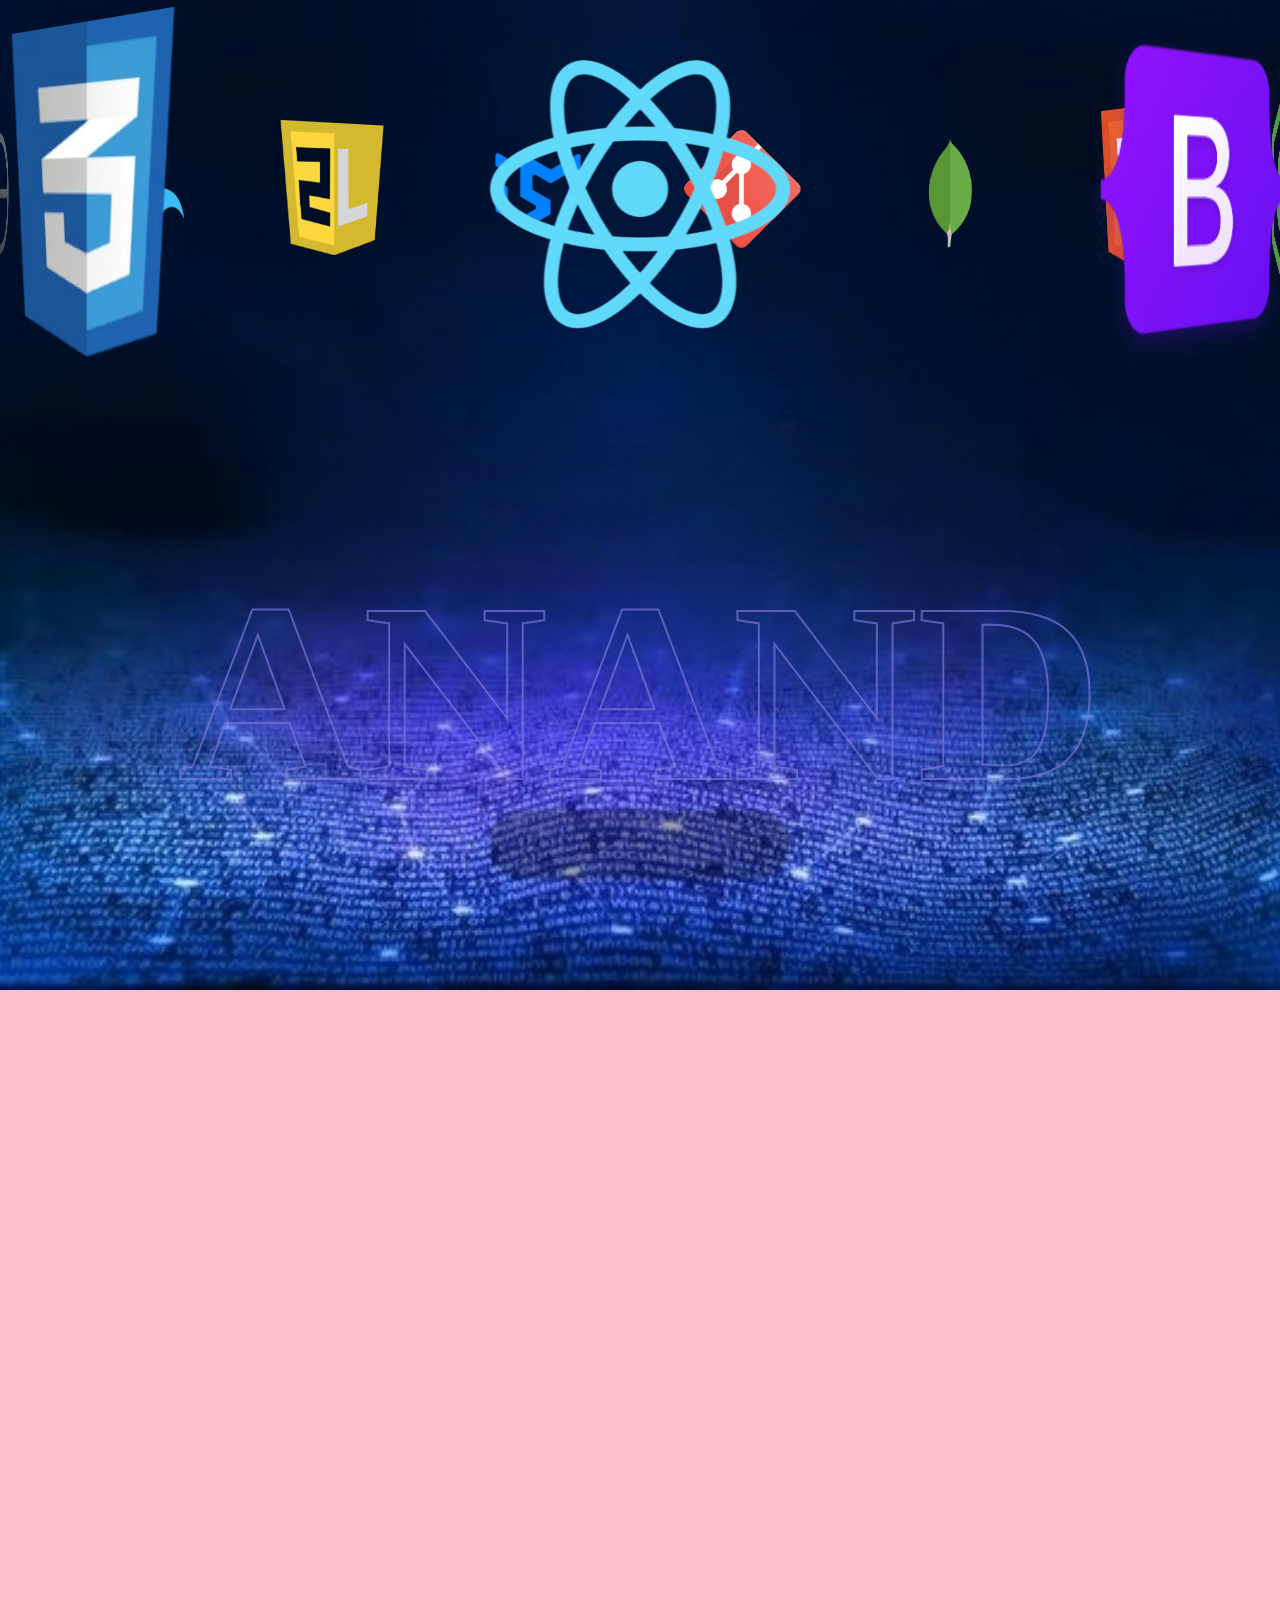
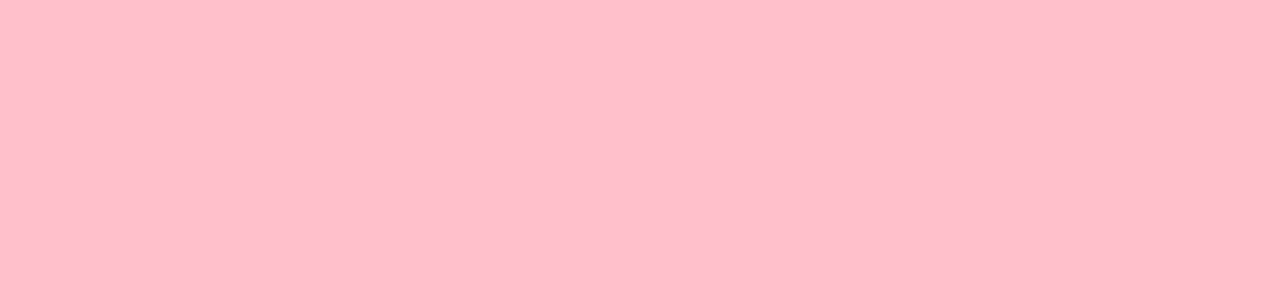
<file: 3d-home/index.html>
<!DOCTYPE html>
<html lang="en">

<head>
    <meta charset="UTF-8">
    <meta name="viewport" content="width=device-width, initial-scale=1.0">
    <title>Document</title>
    <link rel="stylesheet" href="https://cdnjs.cloudflare.com/ajax/libs/font-awesome/6.6.0/css/all.min.css"
        integrity="sha512-Kc323vGBEqzTmouAECnVceyQqyqdsSiqLQISBL29aUW4U/M7pSPA/gEUZQqv1cwx4OnYxTxve5UMg5GT6L4JJg=="
        crossorigin="anonymous" referrerpolicy="no-referrer" />
        <script src="script" defer></script>
    <style>
        * {
            margin: 0;
            padding: 0;
            box-sizing: border-box;
        }

      
        body::before {
            /* position: absolute;
            width: min(1400px, 90vw);
            top: 10%;
            left: 50%;
            height: 90%;
            transform: translateX(-50%);
            content: '';
           
            background-size: 100%;
            background-repeat: no-repeat;
            background-position: top center;
            pointer-events: none; */
        }
    </style>
    <link rel="stylesheet" href="style.css">
</head>

<body>
<div class="cursor"></div>
    <div class="banner">
        <div class="slider" style="--quantity: 11">
            <div class="item" style="--position: 1"><img src="images/react-icon.png" alt=""></div>
            <div class="item" style="--position: 2"><img src="images/bootstrap-icon.png" alt=""></div>
            <div class="item" style="--position: 3"><img src="images/node-icon.png" alt=""></div>
            <div class="item" style="--position: 4"><img src="images/html-icon.webp" alt=""></div>
            <div class="item" style="--position: 5"><img src="images/mongodb-icon.svg" alt=""></div>
            <div class="item" style="--position: 6"><img src="images/git-icon.webp" alt=""></div>
            <div class="item" style="--position: 7"><img src="images/mui-icon.png" alt=""></div>
            <div class="item" style="--position: 8"><img src="images/javascript-icon.png" alt=""></div>
            <div class="item" style="--position: 9"><img src="images/tailwind-icon.png" alt=""></div>
            <div class="item" style="--position: 10"><img src="images/express-js-icon.png" alt=""></div>
            <div class="item" style="--position: 11"><img src="images/css-icon.webp" alt=""></div>
        </div>
        <div class="content ">
            <h1 data-content="ANAND">
                ANAND
            </h1>

            <!-- <div class="model"></div> -->
        </div>
        <div class="navigation">
            <div class="blur-background"></div>
            <div class="links">
                <i class="fa-solid fa-house"></i>
                <i class="fa-solid fa-graduation-cap"></i>
                <i class="fa-solid fa-chevron-down"></i>
                <i class="fa-solid fa-screwdriver-wrench"></i>
                <i class="fa-solid fa-share-nodes"></i>
            </div>
        </div>
        
    </div>


    <div class="next-home">

    </div>

</body>

</html>
</file>
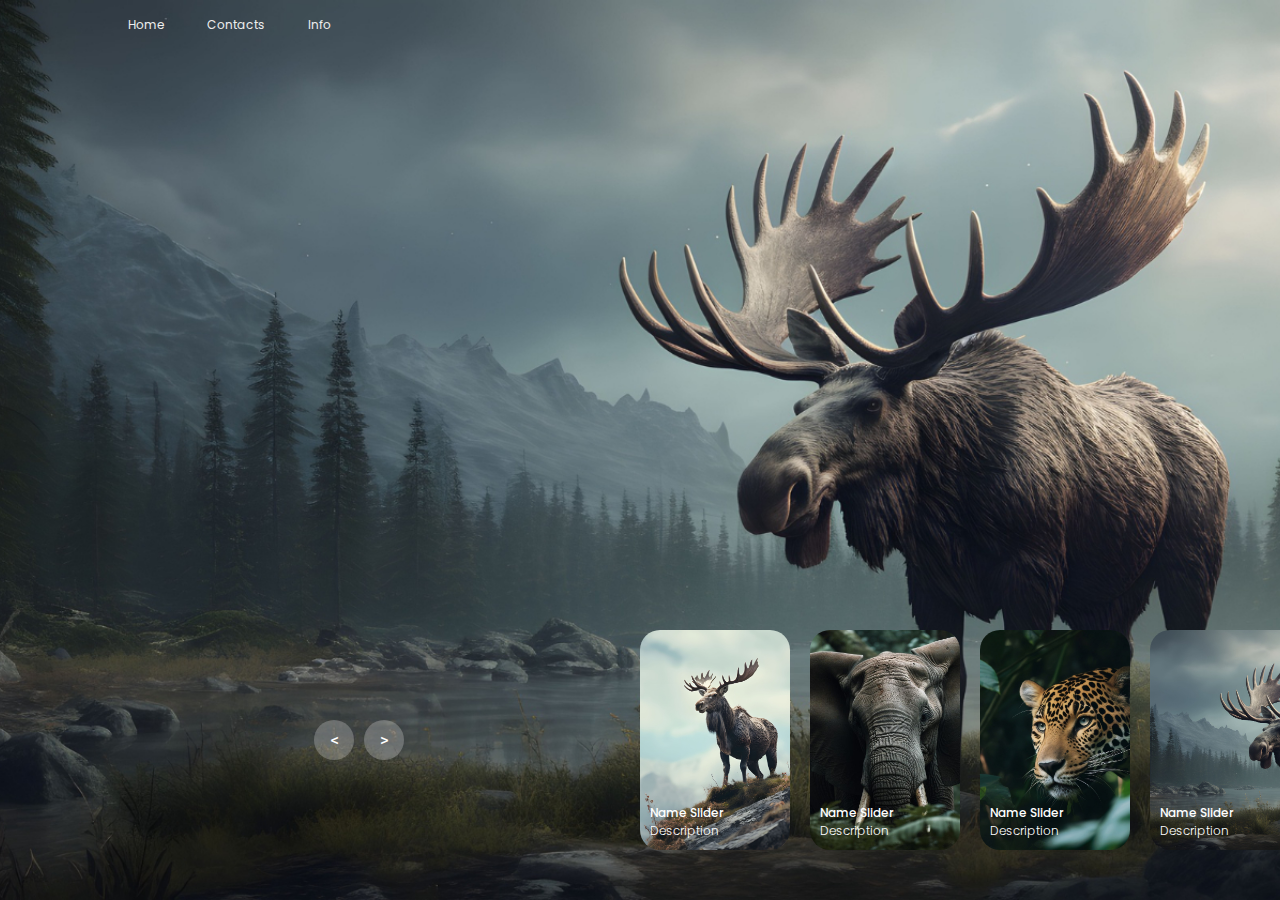
<file: slider_1-main/slider_1-main/index.html>
<!DOCTYPE html>
<html lang="en">
<head>
    <meta charset="UTF-8">
    <meta name="viewport" content="width=device-width, initial-scale=1.0">
    <title>Document</title>
    <script src="app.js" defer></script>
    <link rel="stylesheet" href="style.css">
</head>
<body>
    <header>
        <nav>
            <a href="">Home</a>
            <a href="">Contacts</a>
            <a href="">Info</a>
        </nav>
    </header>

    <!-- carousel -->
    <div class="carousel">
        <!-- list item -->
        <div class="list">
            <div class="item">
                <img src="image/img1.jpg">
                <div class="content">
                    <div class="author">LUNDEV</div>
                    <div class="title">DESIGN SLIDER</div>
                    <div class="topic">ANIMAL</div>
                    <div class="des">
                        <!-- lorem 50 -->
                        Lorem ipsum dolor, sit amet consectetur adipisicing elit. Ut sequi, rem magnam nesciunt minima placeat, itaque eum neque officiis unde, eaque optio ratione aliquid assumenda facere ab et quasi ducimus aut doloribus non numquam. Explicabo, laboriosam nisi reprehenderit tempora at laborum natus unde. Ut, exercitationem eum aperiam illo illum laudantium?
                    </div>
                    <div class="buttons">
                        <button>SEE MORE</button>
                        <button>SUBSCRIBE</button>
                    </div>
                </div>
            </div>
            <div class="item">
                <img src="image/img2.jpg">
                <div class="content">
                    <div class="author">LUNDEV</div>
                    <div class="title">DESIGN SLIDER</div>
                    <div class="topic">ANIMAL</div>
                    <div class="des">
                        Lorem ipsum dolor, sit amet consectetur adipisicing elit. Ut sequi, rem magnam nesciunt minima placeat, itaque eum neque officiis unde, eaque optio ratione aliquid assumenda facere ab et quasi ducimus aut doloribus non numquam. Explicabo, laboriosam nisi reprehenderit tempora at laborum natus unde. Ut, exercitationem eum aperiam illo illum laudantium?
                    </div>
                    <div class="buttons">
                        <button>SEE MORE</button>
                        <button>SUBSCRIBE</button>
                    </div>
                </div>
            </div>
            <div class="item">
                <img src="image/img3.jpg">
                <div class="content">
                    <div class="author">LUNDEV</div>
                    <div class="title">DESIGN SLIDER</div>
                    <div class="topic">ANIMAL</div>
                    <div class="des">
                        Lorem ipsum dolor, sit amet consectetur adipisicing elit. Ut sequi, rem magnam nesciunt minima placeat, itaque eum neque officiis unde, eaque optio ratione aliquid assumenda facere ab et quasi ducimus aut doloribus non numquam. Explicabo, laboriosam nisi reprehenderit tempora at laborum natus unde. Ut, exercitationem eum aperiam illo illum laudantium?
                    </div>
                    <div class="buttons">
                        <button>SEE MORE</button>
                        <button>SUBSCRIBE</button>
                    </div>
                </div>
            </div>
            <div class="item">
                <img src="image/img4.jpg">
                <div class="content">
                    <div class="author">LUNDEV</div>
                    <div class="title">DESIGN SLIDER</div>
                    <div class="topic">ANIMAL</div>
                    <div class="des">
                        Lorem ipsum dolor, sit amet consectetur adipisicing elit. Ut sequi, rem magnam nesciunt minima placeat, itaque eum neque officiis unde, eaque optio ratione aliquid assumenda facere ab et quasi ducimus aut doloribus non numquam. Explicabo, laboriosam nisi reprehenderit tempora at laborum natus unde. Ut, exercitationem eum aperiam illo illum laudantium?
                    </div>
                    <div class="buttons">
                        <button>SEE MORE</button>
                        <button>SUBSCRIBE</button>
                    </div>
                </div>
            </div>
        </div>
        <!-- list thumnail -->
        <div class="thumbnail">
            <div class="item" >
                <img src="image/img1.jpg">
                <div class="content">
                    <div class="title">
                        Name Slider
                    </div>
                    <div class="description">
                        Description
                    </div>
                </div>
            </div>
            <div class="item">
                <img src="image/img2.jpg">
                <div class="content">
                    <div class="title">
                        Name Slider
                    </div>
                    <div class="description">
                        Description
                    </div>
                </div>
            </div>
            <div class="item">
                <img src="image/img3.jpg">
                <div class="content">
                    <div class="title">
                        Name Slider
                    </div>
                    <div class="description">
                        Description
                    </div>
                </div>
            </div>
            <div class="item">
                <img src="image/img4.jpg">
                <div class="content">
                    <div class="title">
                        Name Slider
                    </div>
                    <div class="description">
                        Description
                    </div>
                </div>
            </div>
        </div>
        <!-- next prev -->

        <div class="arrows">
            <button id="prev"><</button>
            <button id="next">></button>
        </div>
        <!-- time running -->
        <div class="time"></div>
    </div>

   
</body>
</html>
</file>
<file: 3d-home/style.css>
@import url('https://fonts.cdnfonts.com/css/ica-rubrik-black');
@import url('https://fonts.cdnfonts.com/css/poppins');

* {
    box-sizing: border-box;
}

.banner {
    background-image: url(images/bg.jpeg);
    background-repeat: no-repeat;
    background-size: cover;
    background-position: top center;
    width: 100%;
    height: 110vh;
    text-align: center;
    overflow: hidden;
    position: relative;
}

.banner .slider {
    position: absolute;
    width: 200px;
    height: 180px;
    top: 10%;
    left: calc(50% - 100px);
    transform-style: preserve-3d;
    transform: perspective(1000px);
    animation: autoRun 25s linear infinite;
    z-index: 2;
}

@keyframes autoRun {
    from {
        transform: perspective(1000px) rotateX(-10deg) rotatez(0deg) rotateY(0deg);
    }

    to {
        transform: perspective(1000px) rotateX(-10deg) rotatez(0deg) rotateY(360deg);
    }
}

.banner .slider .item {
    position: absolute;
    inset: 0 0 0 0;
    transform:
        rotateY(calc((var(--position) - 1) * (360 / var(--quantity)) * 1deg)) translateZ(550px);
}

.banner .slider .item img {
    height: 100%;
    /* object-fit: cover; */
}

.banner .content {
    position: absolute;
    bottom: 0;
    left: 50%;
    transform: translateX(-50%);
    width: min(1400px, 100vw);
    height: max-content;
    padding-bottom: 150px;
    display: flex;
    flex-wrap: wrap;
    justify-content: space-between;
    align-items: center;
    z-index: 1;
}

.banner .content h1 {
    font-family: 'ICA Rubrik';
    /* line-height: 1em; */
    color: #f2f2f200;
    position: relative;
    text-align: center;
    width: 100%;
    /* text-shadow: 0 10px 20px #6464643c; */
    font-size: 16em;

}

.banner .content h1::after {
    position: absolute;
    inset: 0 0 0 0;
    content: attr(data-content);
    z-index: 2;
    -webkit-text-stroke: 2px #7a77d8af;
    color: transparent;
}




.next-home {
    height: 100vh;
    background-color: pink;
}

.navigation {
    height: 70px;
    width: 300px;
    position: fixed;
    z-index: 20;
    bottom: 20px;
    left: 50%;
    transform: translatex(-50%);
    font-size: 1.2em;
    display: flex;
    justify-content: space-evenly;
    align-items: center;
    border-radius: 50px;
    /* overflow: hidden; */
}

.blur-background {
    position: absolute;
    top: 0;
    left: 0;
    border-radius: 50px;
    width: 100%;
    height: 100%;
    background-color: #0000004d;
    filter: blur(2px);
    z-index: -1;
    /* Place it behind the actual content */
}

.links {
    width: 100%;
    display: flex;
    justify-content: space-evenly;
    align-items: center;
    position: relative;
    /* Ensure the icons are above the blur effect */
    z-index: 1;
    color: #ffffff;
    /* Color of the icons */
}
.cursor{
    /* height: 250px;
    width: 250px; */
    border-radius: 50%;
    position: fixed;
    background-color: rgb(255, 255, 255);
    z-index: 20;
    filter: blur(200px);
    
}

@media screen and (max-width: 1023px) {
    .banner .slider {
        width: 160px;
        height: 120px;
        left: calc(50% - 80px);
    }

    .banner .slider .item {
        transform:
            rotateY(calc((var(--position) - 1) * (360 / var(--quantity)) * 1deg)) translateZ(320px);
    }

    .banner .content h1 {
        text-align: center;
        width: 100%;
        text-shadow: 0 10px 20px #000;
        font-size: 7em;
    }

    .banner .content .author {
        color: #fff;
        padding: 20px;
        text-shadow: 0 10px 20px #000;
        z-index: 2;
        max-width: unset;
        width: 100%;
        text-align: center;
        padding: 0 30px;
    }
}

@media screen and (max-width: 767px) {
    .banner .slider {
        width: 100px;
        height: 110px;
        left: calc(50% - 50px);
    }

    .banner .slider .item {
        transform:
            rotateY(calc((var(--position) - 1) * (360 / var(--quantity)) * 1deg)) translateZ(250px);
    }

    .banner .content h1 {
        font-size: 5em;
    }
}
</file>
<file: slider_1-main/slider_1-main/style.css>
@import url('https://fonts.googleapis.com/css2?family=Poppins:ital,wght@0,100;0,200;0,300;0,400;0,500;0,600;0,700;0,800;0,900;1,100;1,200;1,300;1,400;1,500;1,600;1,700;1,800;1,900&display=swap');
body{
    margin: 0;
    background-color: #000;
    color: #eee;
    font-family: Poppins;
    font-size: 12px;
}
a{
    text-decoration: none;
}
header{
    width: 1140px;
    max-width: 80%;
    margin: auto;
    height: 50px;
    display: flex;
    align-items: center;
    position: relative;
    z-index: 100;
}
header a{
    color: #eee;
    margin-right: 40px;
}
/* carousel */
.carousel{
    height: 100vh;
    margin-top: -50px;
    width: 100vw;
    overflow: hidden;
    position: relative;
}
.carousel .list .item{
    width: 100%;
    height: 100%;
    position: absolute;
    inset: 0 0 0 0;
}
.carousel .list .item img{
    width: 100%;
    height: 100%;
    object-fit: cover;
}
.carousel .list .item .content{
    position: absolute;
    top: 20%;
    width: 1140px;
    max-width: 80%;
    left: 50%;
    transform: translateX(-50%);
    padding-right: 30%;
    box-sizing: border-box;
    color: #fff;
    text-shadow: 0 5px 10px #0004;
}
.carousel .list .item .author{
    font-weight: bold;
    letter-spacing: 10px;
}
.carousel .list .item .title,
.carousel .list .item .topic{
    font-size: 5em;
    font-weight: bold;
    line-height: 1.3em;
}
.carousel .list .item .topic{
    color: #f1683a;
}
.carousel .list .item .buttons{
    display: grid;
    grid-template-columns: repeat(2, 130px);
    grid-template-rows: 40px;
    gap: 5px;
    margin-top: 20px;
}
.carousel .list .item .buttons button{
    border: none;
    background-color: #eee;
    letter-spacing: 3px;
    font-family: Poppins;
    font-weight: 500;
}
.carousel .list .item .buttons button:nth-child(2){
    background-color: transparent;
    border: 1px solid #fff;
    color: #eee;
}
/* thumbail */
.thumbnail{
    position: absolute;
    bottom: 50px;
    left: 50%;
    width: max-content;
    z-index: 100;
    display: flex;
    gap: 20px;
}
.thumbnail .item{
    width: 150px;
    height: 220px;
    flex-shrink: 0;
    position: relative;
}
.thumbnail .item img{
    width: 100%;
    height: 100%;
    object-fit: cover;
    border-radius: 20px;
}
.thumbnail .item .content{
    color: #fff;
    position: absolute;
    bottom: 10px;
    left: 10px;
    right: 10px;
}
.thumbnail .item .content .title{
    font-weight: 500;
}
.thumbnail .item .content .description{
    font-weight: 300;
}
/* arrows */
.arrows{
    position: absolute;
    top: 80%;
    right: 52%;
    z-index: 100;
    width: 300px;
    max-width: 30%;
    display: flex;
    gap: 10px;
    align-items: center;
}
.arrows button{
    width: 40px;
    height: 40px;
    border-radius: 50%;
    background-color: #eee4;
    border: none;
    color: #fff;
    font-family: monospace;
    font-weight: bold;
    transition: .5s;
}
.arrows button:hover{
    background-color: #fff;
    color: #000;
}

/* animation */
.carousel .list .item:nth-child(1){
    z-index: 1;
}

/* animation text in first item */

.carousel .list .item:nth-child(1) .content .author,
.carousel .list .item:nth-child(1) .content .title,
.carousel .list .item:nth-child(1) .content .topic,
.carousel .list .item:nth-child(1) .content .des,
.carousel .list .item:nth-child(1) .content .buttons
{
    transform: translateY(50px);
    filter: blur(20px);
    opacity: 0;
    animation: showContent .5s 1s linear 1 forwards;
}
@keyframes showContent{
    to{
        transform: translateY(0px);
        filter: blur(0px);
        opacity: 1;
    }
}
.carousel .list .item:nth-child(1) .content .title{
    animation-delay: 1.2s!important;
}
.carousel .list .item:nth-child(1) .content .topic{
    animation-delay: 1.4s!important;
}
.carousel .list .item:nth-child(1) .content .des{
    animation-delay: 1.6s!important;
}
.carousel .list .item:nth-child(1) .content .buttons{
    animation-delay: 1.8s!important;
}
/* create animation when next click */
.carousel.next .list .item:nth-child(1) img{
    width: 150px;
    height: 220px;
    position: absolute;
    bottom: 50px;
    left: 50%;
    border-radius: 30px;
    animation: showImage .5s linear 1 forwards;
}
@keyframes showImage{
    to{
        bottom: 0;
        left: 0;
        width: 100%;
        height: 100%;
        border-radius: 0;
    }
}

.carousel.next .thumbnail .item:nth-last-child(1){
    overflow: hidden;
    animation: showThumbnail .5s linear 1 forwards;
}
.carousel.prev .list .item img{
    z-index: 100;
}
@keyframes showThumbnail{
    from{
        width: 0;
        opacity: 0;
    }
}
.carousel.next .thumbnail{
    animation: effectNext .5s linear 1 forwards;
}

@keyframes effectNext{
    from{
        transform: translateX(150px);
    }
}

/* running time */

.carousel .time{
    position: absolute;
    z-index: 1000;
    width: 0%;
    height: 3px;
    background-color: #f1683a;
    left: 0;
    top: 0;
}

.carousel.next .time,
.carousel.prev .time{
    animation: runningTime 3s linear 1 forwards;
}
@keyframes runningTime{
    from{ width: 100%}
    to{width: 0}
}


/* prev click */

.carousel.prev .list .item:nth-child(2){
    z-index: 2;
}

.carousel.prev .list .item:nth-child(2) img{
    animation: outFrame 0.5s linear 1 forwards;
    position: absolute;
    bottom: 0;
    left: 0;
}
@keyframes outFrame{
    to{
        width: 150px;
        height: 220px;
        bottom: 50px;
        left: 50%;
        border-radius: 20px;
    }
}

.carousel.prev .thumbnail .item:nth-child(1){
    overflow: hidden;
    opacity: 0;
    animation: showThumbnail .5s linear 1 forwards;
}
.carousel.next .arrows button,
.carousel.prev .arrows button{
    pointer-events: none;
}
.carousel.prev .list .item:nth-child(2) .content .author,
.carousel.prev .list .item:nth-child(2) .content .title,
.carousel.prev .list .item:nth-child(2) .content .topic,
.carousel.prev .list .item:nth-child(2) .content .des,
.carousel.prev .list .item:nth-child(2) .content .buttons
{
    animation: contentOut 1.5s linear 1 forwards!important;
}

@keyframes contentOut{
    to{
        transform: translateY(-150px);
        filter: blur(20px);
        opacity: 0;
    }
}
@media screen and (max-width: 678px) {
    .carousel .list .item .content{
        padding-right: 0;
    }
    .carousel .list .item .content .title{
        font-size: 30px;
    }
}
</file>
